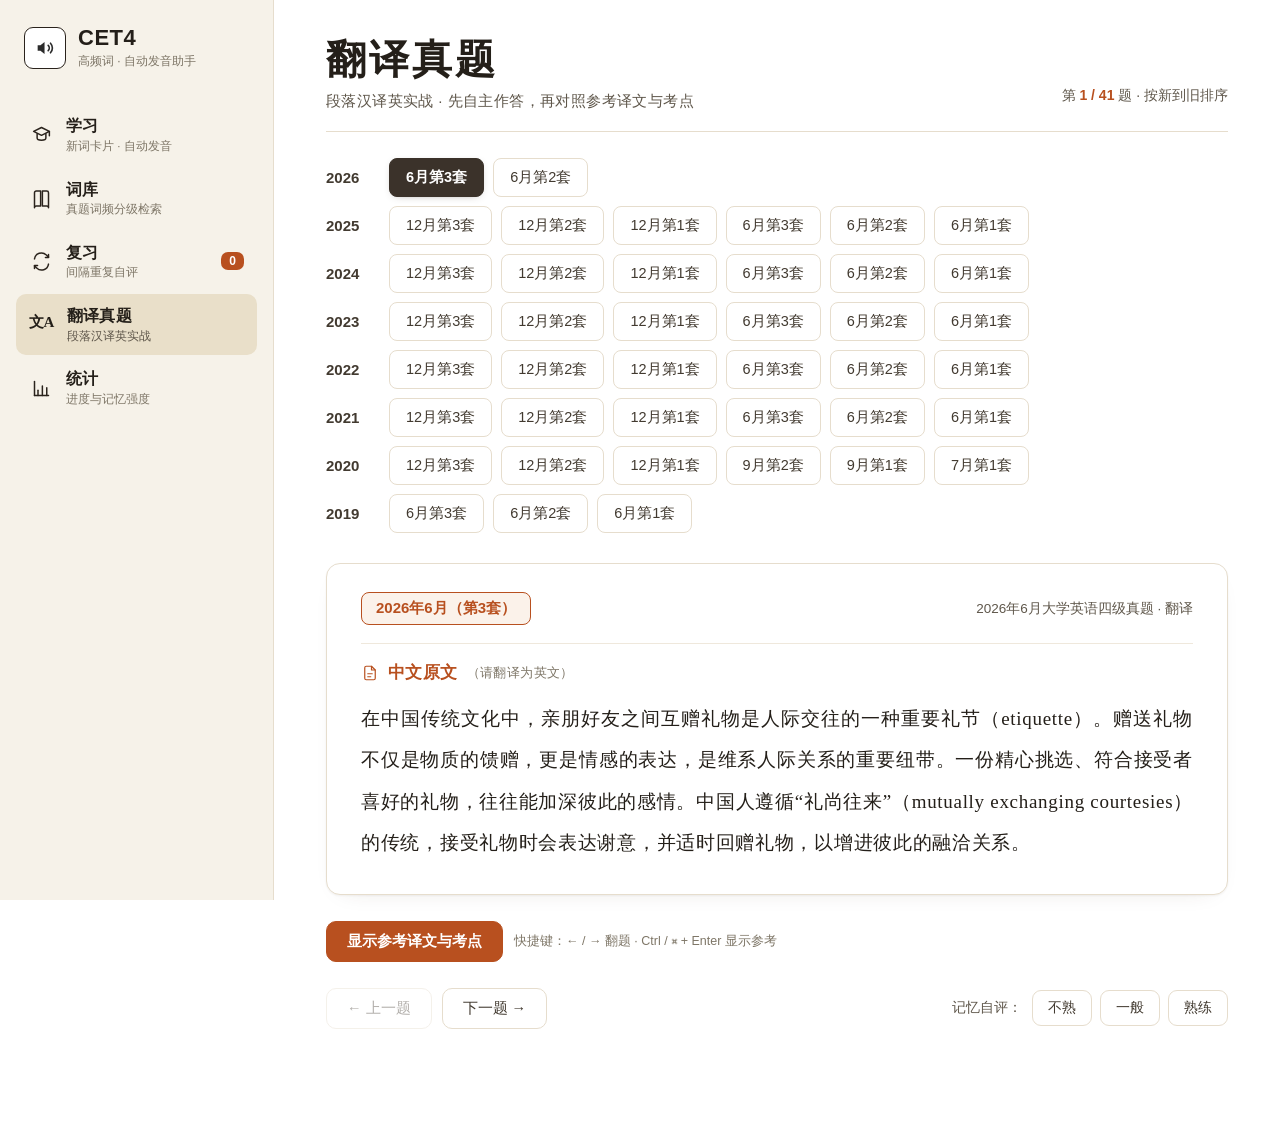
<file: index.html>
<!DOCTYPE html>
<html lang="zh-CN">
<head>
<meta charset="UTF-8">
<meta name="viewport" content="width=device-width, initial-scale=1.0">
<title>CET4 翻译真题 · 高频词自动发音助手</title>
<meta name="description" content="大学英语四级翻译真题（2019—2026）在线练习：段落汉译英实战，先自主作答，再对照参考译文与考点。">
<link rel="stylesheet" href="assets/style.css">
</head>
<body>
<div class="app">

  <!-- ==================== 侧栏 ==================== -->
  <aside class="sidebar">
    <div class="brand">
      <div class="brand-icon">
        <svg viewBox="0 0 24 24" fill="none" stroke="#2b2b2b" stroke-width="1.8" stroke-linecap="round">
          <path d="M4 9v6h3l4.5 3.5v-13L7 9H4z" fill="#2b2b2b" stroke="none"/>
          <path d="M15.5 9.2a4 4 0 0 1 0 5.6"/>
          <path d="M18 6.8a7.6 7.6 0 0 1 0 10.4"/>
        </svg>
      </div>
      <div>
        <div class="brand-name">CET4</div>
        <div class="brand-sub">高频词 · 自动发音助手</div>
      </div>
    </div>

    <nav class="nav" id="nav">
      <button class="nav-item" data-view="study">
        <span class="nav-ico">
          <svg viewBox="0 0 24 24" stroke-linecap="round" stroke-linejoin="round">
            <path d="M3 8.5 12 4l9 4.5-9 4.5-9-4.5z"/>
            <path d="M7 11v5c0 1.4 2.2 2.5 5 2.5s5-1.1 5-2.5v-5"/>
            <path d="M21 8.5v5"/>
          </svg>
        </span>
        <span class="nav-text"><span class="nav-t">学习</span><span class="nav-d">新词卡片 · 自动发音</span></span>
      </button>

      <button class="nav-item" data-view="vocab">
        <span class="nav-ico">
          <svg viewBox="0 0 24 24" stroke-linecap="round" stroke-linejoin="round">
            <path d="M4 5.5A2 2 0 0 1 6 3.5h5v17H6a2 2 0 0 0-2 2z"/>
            <path d="M20 5.5a2 2 0 0 0-2-2h-5v17h5a2 2 0 0 1 2 2z"/>
          </svg>
        </span>
        <span class="nav-text"><span class="nav-t">词库</span><span class="nav-d">真题词频分级检索</span></span>
      </button>

      <button class="nav-item" data-view="review">
        <span class="nav-ico">
          <svg viewBox="0 0 24 24" stroke-linecap="round" stroke-linejoin="round">
            <path d="M4 9a8 8 0 0 1 13.5-4.5L20 7"/>
            <path d="M20 4v3.5h-3.5"/>
            <path d="M20 15a8 8 0 0 1-13.5 4.5L4 17"/>
            <path d="M4 20v-3.5h3.5"/>
          </svg>
        </span>
        <span class="nav-text"><span class="nav-t">复习</span><span class="nav-d">间隔重复自评</span></span>
        <span class="nav-badge" id="reviewBadge">0</span>
      </button>

      <button class="nav-item active" data-view="trans">
        <span class="nav-ico nav-ico--txt">文A</span>
        <span class="nav-text"><span class="nav-t">翻译真题</span><span class="nav-d">段落汉译英实战</span></span>
      </button>

      <button class="nav-item" data-view="stats">
        <span class="nav-ico">
          <svg viewBox="0 0 24 24" stroke-linecap="round" stroke-linejoin="round">
            <path d="M4 20V4"/>
            <path d="M4 20h16"/>
            <path d="M8 20v-6"/>
            <path d="M13 20V9"/>
            <path d="M18 20v-9"/>
          </svg>
        </span>
        <span class="nav-text"><span class="nav-t">统计</span><span class="nav-d">进度与记忆强度</span></span>
      </button>
    </nav>
  </aside>

  <!-- ==================== 主区 ==================== -->
  <main class="content">

    <!-- ---------- 翻译真题 ---------- -->
    <section class="page on" id="page-trans">
      <header class="page-head">
        <div>
          <h1 class="page-title">翻译真题</h1>
          <p class="page-sub">段落汉译英实战 · 先自主作答，再对照参考译文与考点</p>
        </div>
        <div class="page-counter" id="counter">第 1 / 1 题 · 按新到旧排序</div>
      </header>
      <hr class="rule">

      <div class="filters" id="filters"></div>

      <article class="card">
        <div class="card-top">
          <span class="chip" id="qLabel"></span>
          <span class="card-src" id="qSrc"></span>
        </div>
        <hr class="hr-soft">
        <div class="sec-head">
          <svg viewBox="0 0 24 24" stroke-linecap="round" stroke-linejoin="round">
            <path d="M14 3H7a2 2 0 0 0-2 2v14a2 2 0 0 0 2 2h10a2 2 0 0 0 2-2V8z"/>
            <path d="M14 3v5h5"/>
            <path d="M9 13h6M9 17h4"/>
          </svg>
          中文原文
          <span class="sec-note">（请翻译为英文）</span>
        </div>
        <p class="passage" id="qPassage"></p>
      </article>

      <div class="block">
        <div class="actions">
          <button class="btn primary" id="btnReveal">显示参考译文与考点</button>
          <span class="hint">快捷键：← / → 翻题 · Ctrl / ⌘ + Enter 显示参考</span>
        </div>
      </div>

      <div id="answerPanels" hidden>
        <div class="panel">
          <h3 class="panel-title">参考译文 Reference Translation</h3>
          <p class="answer-en" id="qEn"></p>
        </div>
        <div class="panel">
          <h3 class="panel-title">重点词汇 Key Vocabulary</h3>
          <div class="words" id="qWords"></div>
        </div>
        <div class="panel">
          <h3 class="panel-title">考点解析 Key Points</h3>
          <ul class="points" id="qPoints"></ul>
        </div>
      </div>

      <div class="pager">
        <div class="pager-side">
          <button class="btn" id="btnPrev">← 上一题</button>
          <button class="btn" id="btnNext">下一题 →</button>
        </div>
        <div class="rate">
          <span class="rate-label">记忆自评：</span>
          <button class="rate-btn" data-rate="hard">不熟</button>
          <button class="rate-btn" data-rate="mid">一般</button>
          <button class="rate-btn" data-rate="easy">熟练</button>
        </div>
      </div>
    </section>

    <!-- ---------- 学习 ---------- -->
    <section class="page" id="page-study">
      <header class="page-head">
        <div>
          <h1 class="page-title">学习</h1>
          <p class="page-sub">新词卡片 · 自动发音 · 全部取自历年四级翻译真题重点词汇</p>
        </div>
        <div class="page-counter" id="studyCounter"></div>
      </header>
      <hr class="rule">
      <div class="flash-wrap">
        <div class="flash">
          <div class="flash-index" id="flashIndex"></div>
          <div class="flash-zh" id="flashZh"></div>
          <div class="flash-en" id="flashEn"></div>
          <div class="flash-src" id="flashSrc"></div>
        </div>
        <div class="actions" style="justify-content:center">
          <button class="btn" id="btnFlashPrev">← 上一张</button>
          <button class="btn primary" id="btnSpeak">🔊 发音</button>
          <button class="btn" id="btnFlip">隐藏 / 显示释义</button>
          <button class="btn" id="btnFlashNext">下一张 →</button>
          <label class="hint" style="display:flex;align-items:center;gap:6px;cursor:pointer">
            <input type="checkbox" id="autoSpeak"> 自动发音
          </label>
        </div>
      </div>
    </section>

    <!-- ---------- 词库 ---------- -->
    <section class="page" id="page-vocab">
      <header class="page-head">
        <div>
          <h1 class="page-title">词库</h1>
          <p class="page-sub">真题词频分级检索 · 按出现次数排序，可跳回原题</p>
        </div>
        <div class="page-counter" id="vocabCounter"></div>
      </header>
      <hr class="rule">
      <div class="toolbar">
        <input class="input" id="vocabSearch" placeholder="搜索中文或英文…">
        <select class="select" id="vocabYear"><option value="">全部年份</option></select>
        <label class="hint" style="display:flex;align-items:center;gap:6px;cursor:pointer">
          <input type="checkbox" id="vocabSpeak"> 点击单词自动发音
        </label>
      </div>
      <div class="vocab-list" id="vocabList"></div>
    </section>

    <!-- ---------- 复习 ---------- -->
    <section class="page" id="page-review">
      <header class="page-head">
        <div>
          <h1 class="page-title">复习</h1>
          <p class="page-sub">间隔重复自评 · 按自评结果安排下一次复习时间</p>
        </div>
        <div class="page-counter" id="reviewCounter"></div>
      </header>
      <hr class="rule">
      <div class="panel" style="margin-top:0">
        <h3 class="panel-title">今日待复习</h3>
        <div class="list" id="dueList"></div>
      </div>
      <div class="panel">
        <h3 class="panel-title">已自评题目</h3>
        <div class="list" id="ratedList"></div>
      </div>
    </section>

    <!-- ---------- 统计 ---------- -->
    <section class="page" id="page-stats">
      <header class="page-head">
        <div>
          <h1 class="page-title">统计</h1>
          <p class="page-sub">进度与记忆强度 · 数据保存在本机浏览器中</p>
        </div>
        <div class="page-counter" id="statsCounter"></div>
      </header>
      <hr class="rule">
      <div class="stat-grid" id="statGrid"></div>
      <div class="panel">
        <h3 class="panel-title">分年份完成情况</h3>
        <div class="list" id="yearProgress"></div>
      </div>
      <div class="panel">
        <h3 class="panel-title">数据管理</h3>
        <div class="actions" style="margin-top:0">
          <button class="btn soft" id="btnExport">导出学习记录（JSON）</button>
          <button class="btn soft" id="btnReset">清空本机记录</button>
        </div>
      </div>
    </section>

  </main>
</div>

<div class="toast" id="toast"></div>

<script src="assets/data-a.js"></script>
<script src="assets/data-b.js"></script>
<script src="assets/data-c.js"></script>
<script src="assets/app.js"></script>
</body>
</html>
</file>
<file: assets/style.css>
/* ===========================================================
   CET4 翻译真题 · 样式
   配色：暖纸砂橙 · 升级版
   —— 暖米白纸感 + 砂橙强调色，提高文字对比度与层次
   =========================================================== */
:root {
  /* --- 纸面与侧栏 --- */
  --paper:        #ffffff;
  --paper-2:      #fdfaf5;   /* 卡片/面板底 */
  --paper-3:      #f6f0e5;   /* 浅色块、进度槽、词条 */
  --sidebar-bg:   #f6f2e9;
  --sidebar-hover:#efe8da;
  --sidebar-active:#e9dfc9;

  /* --- 文字（对比度整体加深） --- */
  --ink:   #241f19;   /* 正文 */
  --ink-2: #423a30;   /* 次级正文 */
  --ink-3: #5f574b;   /* 辅助说明 */
  --muted: #7e7667;   /* 弱化信息 */

  /* --- 线条 --- */
  --line:      #e6ddcd;
  --line-soft: #efe8dc;

  /* --- 砂橙强调色 --- */
  --accent:      #b8501f;
  --accent-hi:   #c25a24;
  --accent-deep: #943c14;
  --accent-line: #e3c3ad;
  --accent-soft: #fbf2ea;

  /* --- 选中态 / 其它 --- */
  --selected: #3b322a;
  --ok:       #4f7a52;
  --shadow:   0 1px 2px rgba(64, 47, 28, .05), 0 8px 24px -18px rgba(64, 47, 28, .22);

  --ui: -apple-system, BlinkMacSystemFont, "PingFang SC", "Hiragino Sans GB",
    "Microsoft YaHei", "Noto Sans SC", "Segoe UI", sans-serif;
  --serif: "Songti SC", "Noto Serif SC", "Source Han Serif SC", "STSong",
    "SimSun", Georgia, serif;
}

* { box-sizing: border-box; }

html, body { margin: 0; padding: 0; }

body {
  background: var(--paper);
  color: var(--ink);
  font-family: var(--ui);
  font-size: 15px;
  -webkit-font-smoothing: antialiased;
}

button, input, textarea, select { font-family: inherit; }

::selection { background: #f2ddcd; color: var(--ink); }

:focus-visible { outline: 2px solid var(--accent-hi); outline-offset: 2px; }

/* ---------------- 布局 ---------------- */
.app { display: flex; min-height: 100vh; }

.sidebar {
  width: 274px;
  flex: none;
  background: var(--sidebar-bg);
  border-right: 1px solid var(--line);
  padding: 26px 16px 40px;
  position: fixed;
  inset: 0 auto 0 0;
  height: 100vh;
  overflow-y: auto;
}

.content {
  margin-left: 274px;
  flex: 1;
  min-width: 0;
  padding: 38px 52px 96px;
  max-width: 1180px;
}

/* ---------------- 侧栏品牌 ---------------- */
.brand { display: flex; align-items: center; gap: 12px; padding: 0 8px; }

.brand-icon {
  width: 42px; height: 42px; flex: none;
  border: 1.6px solid #2a231c; border-radius: 9px;
  display: grid; place-items: center; background: var(--paper);
}
.brand-icon svg { width: 22px; height: 22px; }

.brand-name { font-size: 22px; font-weight: 800; letter-spacing: .5px; line-height: 1.1; }
.brand-sub { font-size: 12px; color: var(--muted); margin-top: 3px; }

/* ---------------- 侧栏导航 ---------------- */
.nav { margin-top: 34px; display: flex; flex-direction: column; gap: 2px; }

.nav-item {
  display: flex; align-items: center; gap: 13px;
  padding: 12px 13px; border-radius: 10px;
  border: 0; background: transparent; text-align: left;
  cursor: pointer; color: var(--ink); width: 100%;
  transition: background .15s ease;
}
.nav-item:hover { background: var(--sidebar-hover); }
.nav-item.active { background: var(--sidebar-active); }
.nav-item.active .nav-t { font-weight: 700; color: var(--ink); }
.nav-item.active .nav-d { color: var(--ink-3); }

.nav-ico { width: 24px; height: 24px; flex: none; display: grid; place-items: center; white-space: nowrap; }
.nav-ico svg { width: 21px; height: 21px; stroke: #2a231c; fill: none; stroke-width: 1.7; }
.nav-ico--txt {
  width: auto; min-width: 24px;
  font-family: var(--serif); font-weight: 700; font-size: 15px;
  letter-spacing: -.5px; white-space: nowrap; display: block;
}

.nav-text { min-width: 0; flex: 1; display: block; }
.nav-t { display: block; font-size: 15.5px; font-weight: 600; letter-spacing: .3px; line-height: 1.25; }
.nav-d { display: block; font-size: 11.5px; color: var(--muted); margin-top: 3px; line-height: 1.3; }

.nav-badge {
  background: var(--accent); color: #fff;
  font-size: 12px; font-weight: 700;
  border-radius: 7px; padding: 2px 8px; flex: none;
}

/* ---------------- 页头 ---------------- */
.page { display: none; }
.page.on { display: block; }

.page-head {
  display: flex; align-items: flex-end; justify-content: space-between;
  gap: 24px; flex-wrap: wrap;
}
.page-title {
  font-family: var(--serif);
  font-size: 40px; font-weight: 800; letter-spacing: 3px;
  margin: 0 0 10px; line-height: 1.1; color: var(--ink);
}
.page-sub { margin: 0; color: var(--ink-3); font-size: 15px; letter-spacing: .4px; }
.page-counter { color: var(--ink-3); font-size: 14px; white-space: nowrap; padding-bottom: 6px; }
.page-counter b { color: var(--accent); font-weight: 700; }

.rule { border: 0; border-top: 1px solid var(--line); margin: 20px 0 26px; }

/* ---------------- 年份 / 套数筛选 ---------------- */
.filters { display: flex; flex-direction: column; gap: 9px; margin-bottom: 30px; }

.year-row { display: flex; align-items: center; gap: 9px; flex-wrap: wrap; }
.year-label { width: 54px; flex: none; color: var(--ink-2); font-weight: 700; font-size: 15px; }

.set-btn {
  position: relative;
  border: 1px solid var(--line); background: var(--paper); color: var(--ink-2);
  border-radius: 8px; padding: 9px 16px; font-size: 14.5px;
  cursor: pointer; transition: .15s ease;
}
.set-btn:hover { border-color: var(--accent-hi); color: var(--accent); background: var(--accent-soft); }
.set-btn.active {
  background: var(--selected); border-color: var(--selected); color: #fff; font-weight: 600;
  box-shadow: 0 2px 10px -6px rgba(59, 50, 42, .8);
}
.set-btn.attempted::after {
  content: ""; position: absolute; top: 5px; right: 6px;
  width: 5px; height: 5px; border-radius: 50%; background: var(--accent);
}
.set-btn.active.attempted::after { background: #f0c9b4; }

/* ---------------- 题卡 ---------------- */
.card {
  background: var(--paper); border: 1px solid var(--line);
  border-radius: 14px; padding: 28px 34px 30px;
  box-shadow: var(--shadow);
}
.card + .card { margin-top: 18px; }

.card-top {
  display: flex; align-items: center; justify-content: space-between;
  gap: 18px; flex-wrap: wrap;
}
.chip {
  display: inline-block;
  background: var(--accent-soft);
  border: 1px solid var(--accent); color: var(--accent);
  border-radius: 8px; padding: 6px 14px; font-size: 15px; font-weight: 600;
}
.card-src { color: var(--ink-3); font-size: 13.5px; }

.hr-soft { border: 0; border-top: 1px solid var(--line-soft); margin: 18px 0; }

.sec-head {
  display: flex; align-items: center; gap: 9px;
  color: var(--accent); font-family: var(--serif);
  font-size: 16.5px; font-weight: 700; letter-spacing: .4px;
}
.sec-head svg { width: 18px; height: 18px; stroke: var(--accent); fill: none; stroke-width: 1.6; }
.sec-head .sec-note { font-family: var(--ui); font-size: 13px; font-weight: 400; color: var(--muted); }

.passage {
  font-family: var(--serif);
  font-size: 19px; line-height: 2.18; letter-spacing: .7px;
  color: var(--ink); margin: 14px 0 0; text-align: justify;
}

.answer-en {
  font-family: var(--serif);
  font-size: 17.5px; line-height: 2; letter-spacing: .3px;
  color: var(--ink); margin: 0; text-align: justify;
}

/* ---------------- 操作区 ---------------- */
.block { margin-top: 26px; }

.actions { display: flex; gap: 11px; flex-wrap: wrap; margin-top: 13px; align-items: center; }

.btn {
  border: 1px solid var(--line); background: var(--paper); color: var(--ink-2);
  border-radius: 10px; padding: 10px 20px; font-size: 14.5px;
  cursor: pointer; transition: .15s ease;
}
.btn:hover { border-color: var(--accent-line); background: var(--accent-soft); color: var(--accent-deep); }
.btn.primary { background: var(--accent); border-color: var(--accent); color: #fff; font-weight: 600; }
.btn.primary:hover { background: var(--accent-deep); border-color: var(--accent-deep); color: #fff; }
.btn.soft { background: var(--paper-3); border-color: var(--line); }
.btn:disabled { opacity: .4; cursor: not-allowed; }
.btn:disabled:hover { background: var(--paper); border-color: var(--line); color: var(--ink-2); }

.hint { color: var(--muted); font-size: 12.5px; }

/* ---------------- 面板 ---------------- */
.panel {
  border: 1px solid var(--line); border-radius: 12px;
  background: var(--paper-2); padding: 20px 22px; margin-top: 18px;
}
.panel-title {
  font-family: var(--serif); color: var(--accent-deep); font-size: 16px;
  margin: 0 0 14px; letter-spacing: .4px;
}
.panel-sub { color: var(--muted); font-size: 12.5px; margin: -8px 0 14px; }

.words { display: flex; flex-wrap: wrap; gap: 8px; }
.word {
  background: var(--paper-3); border: 1px solid var(--line-soft);
  border-radius: 999px; padding: 6px 13px;
  font-size: 13.5px; color: var(--ink-2);
}
.word b { color: var(--accent-deep); font-weight: 600; }

.points { margin: 0; padding-left: 20px; }
.points li { margin-bottom: 11px; line-height: 1.9; font-size: 14.5px; color: var(--ink-2); }
.points li::marker { color: var(--accent-line); }
.points li:last-child { margin-bottom: 0; }

/* ---------------- 翻页与自评 ---------------- */
.pager {
  display: flex; align-items: center; justify-content: space-between;
  gap: 16px; margin-top: 26px; flex-wrap: wrap;
}
.pager-side { display: flex; gap: 10px; align-items: center; }

.rate { display: flex; gap: 8px; align-items: center; }
.rate-label { font-size: 13.5px; color: var(--ink-3); margin-right: 2px; }
.rate-btn {
  border: 1px solid var(--line); background: var(--paper); color: var(--ink-2);
  border-radius: 9px; padding: 8px 15px; font-size: 13.5px; cursor: pointer;
  transition: .15s ease;
}
.rate-btn:hover { border-color: var(--accent-hi); color: var(--accent); background: var(--accent-soft); }
.rate-btn.on { background: var(--accent); border-color: var(--accent); color: #fff; font-weight: 600; }

/* ---------------- 学习 / 卡片 ---------------- */
.flash-wrap { max-width: 720px; margin: 0 auto; }
.flash {
  border: 1px solid var(--line); border-radius: 18px; background: var(--paper);
  padding: 46px 40px; text-align: center; min-height: 300px;
  display: flex; flex-direction: column; justify-content: center; gap: 18px;
  box-shadow: var(--shadow);
}
.flash-index { color: var(--ink-3); font-size: 13px; }
.flash-zh { font-family: var(--serif); font-size: 34px; font-weight: 700; letter-spacing: 1px; color: var(--ink); }
.flash-en { font-size: 22px; color: var(--accent); letter-spacing: .5px; }
.flash-src { color: var(--muted); font-size: 13px; }
.flash-hidden { color: #c4b9a6; font-size: 15px; letter-spacing: 2px; }

/* ---------------- 词库 ---------------- */
.toolbar { display: flex; gap: 12px; align-items: center; flex-wrap: wrap; margin-bottom: 20px; }
.input {
  border: 1px solid var(--line); background: var(--paper); border-radius: 10px;
  padding: 10px 14px; font-size: 14.5px; color: var(--ink); outline: none; min-width: 220px;
}
.input:focus { border-color: var(--accent-hi); box-shadow: 0 0 0 3px #f6e5d8; }
.input::placeholder { color: #b3a999; }
.select {
  border: 1px solid var(--line); background: var(--paper); border-radius: 10px;
  padding: 10px 12px; font-size: 14.5px; color: var(--ink-2); outline: none;
}
.select:focus { border-color: var(--accent-hi); }

.vocab-list { border: 1px solid var(--line); border-radius: 12px; overflow: hidden; background: var(--paper); }
.vocab-row {
  display: flex; align-items: baseline; gap: 14px;
  padding: 13px 18px; border-bottom: 1px solid var(--line-soft); background: var(--paper);
  cursor: pointer; transition: background .15s ease;
}
.vocab-row:last-child { border-bottom: 0; }
.vocab-row:hover { background: var(--accent-soft); }
.vocab-zh { font-family: var(--serif); font-size: 16.5px; min-width: 150px; color: var(--ink); }
.vocab-en { color: var(--accent); font-size: 14.5px; flex: 1; }
.vocab-count {
  color: var(--ink-3); font-size: 12.5px;
  background: var(--paper-3); border-radius: 999px; padding: 2px 9px;
}
.vocab-src { color: var(--muted); font-size: 12.5px; text-decoration: underline dotted; }
.vocab-src:hover { color: var(--accent); }

/* ---------------- 复习 / 统计 ---------------- */
.list { display: flex; flex-direction: column; gap: 10px; }
.list-item {
  display: flex; align-items: center; justify-content: space-between; gap: 14px;
  border: 1px solid var(--line); border-radius: 11px; background: var(--paper);
  padding: 14px 18px; flex-wrap: wrap;
}
.list-item .t { font-weight: 600; font-size: 15px; color: var(--ink); }
.list-item .d { color: var(--muted); font-size: 12.5px; margin-top: 3px; }

.stat-grid { display: grid; grid-template-columns: repeat(auto-fit, minmax(180px, 1fr)); gap: 14px; }
.stat-card {
  border: 1px solid var(--line); border-radius: 12px; background: var(--paper-2); padding: 20px 22px;
}
.stat-num { font-family: var(--serif); font-size: 34px; font-weight: 800; color: var(--accent); }
.stat-cap { color: var(--ink-3); font-size: 13.5px; margin-top: 4px; }

.bar { height: 8px; background: var(--paper-3); border-radius: 999px; overflow: hidden; margin-top: 8px; }
.bar > i {
  display: block; height: 100%; border-radius: 999px;
  background: linear-gradient(90deg, var(--accent-hi), var(--accent-deep));
}

.empty {
  border: 1px dashed var(--accent-line); border-radius: 12px; padding: 34px;
  text-align: center; color: var(--ink-3); font-size: 14px; background: var(--paper-2);
}

.toast {
  position: fixed; left: 50%; bottom: 34px; transform: translateX(-50%) translateY(12px);
  background: var(--selected); color: #fff; padding: 11px 20px; border-radius: 10px;
  font-size: 14px; opacity: 0; pointer-events: none; transition: .22s ease; z-index: 50;
  box-shadow: 0 10px 30px -12px rgba(0, 0, 0, .5);
}
.toast.on { opacity: 1; transform: translateX(-50%) translateY(0); }

/* ---------------- 响应式 ---------------- */
@media (max-width: 960px) {
  .sidebar {
    position: static; width: 100%; height: auto; inset: auto;
    border-right: 0; border-bottom: 1px solid var(--line);
    padding: 18px 16px;
  }
  .app { flex-direction: column; }
  .content { margin-left: 0; padding: 24px 20px 70px; }
  .nav { flex-direction: row; flex-wrap: wrap; gap: 6px; margin-top: 16px; }
  .nav-item { flex: 0 0 auto; width: auto; padding: 9px 13px; }
  .nav-ico { width: 20px; height: 20px; }
  .nav-ico svg { width: 18px; height: 18px; }
  .nav-t { font-size: 14.5px; }
  .nav-d { display: none; }
  .nav-badge { margin-left: 6px; }
  .page-title { font-size: 30px; }
  .card { padding: 22px 18px; }
  .passage { font-size: 17.5px; }
  .vocab-zh { min-width: 110px; }
}
</file>
